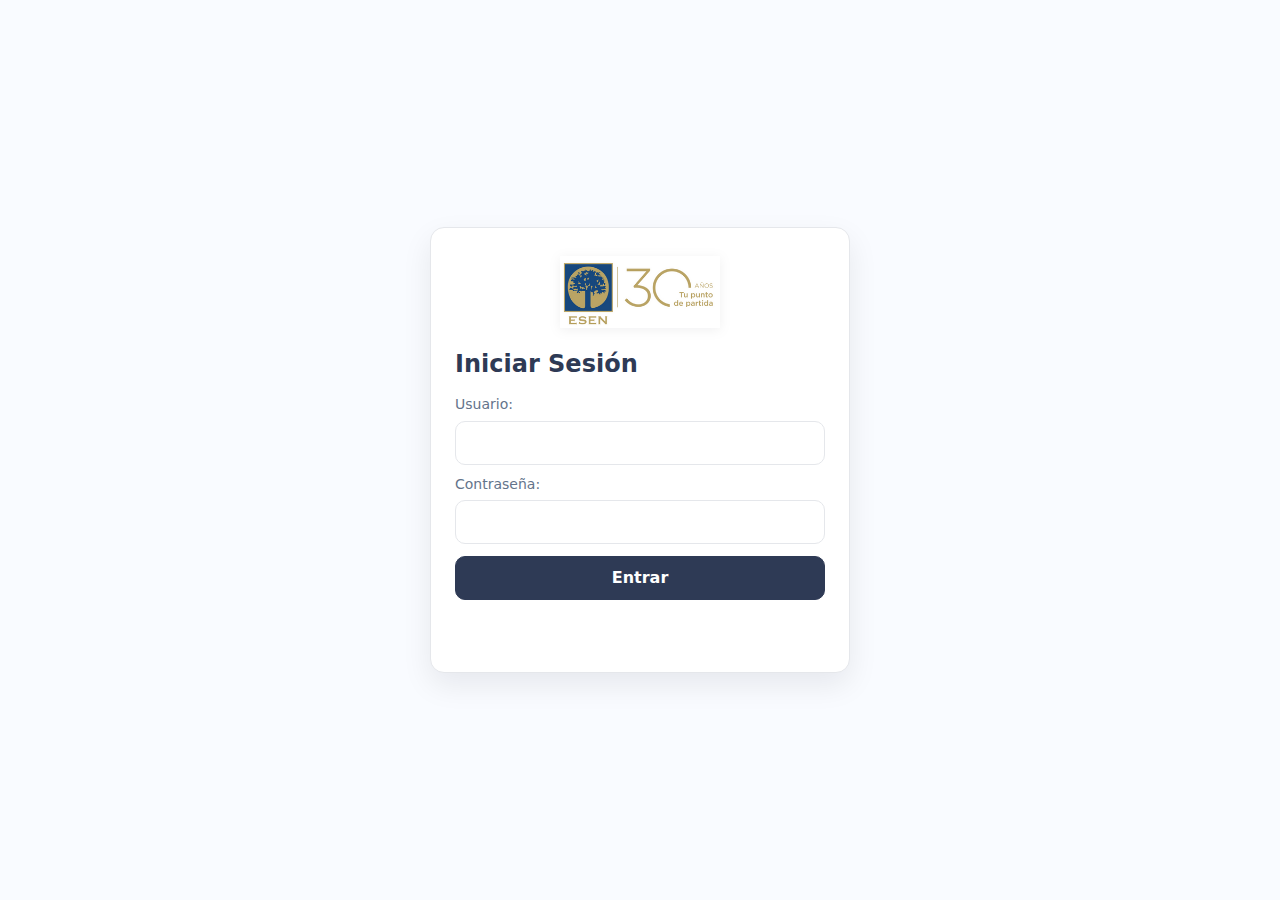
<file: index.html>
<!DOCTYPE html>
<html lang="es">
<head>
  <meta charset="utf-8">
  <title>Redirigiendo…</title>
  <!-- Meta refresh como fallback -->
  <meta http-equiv="refresh" content="0; url=Login.html">
  <meta name="robots" content="noindex">
  <script>
    // Redirección inmediata (más confiable que meta refresh)
    window.location.replace("Login.html");
  </script>
  <style>
    body { font-family: system-ui, Arial, sans-serif; display:flex; align-items:center; justify-content:center; min-height:100vh; margin:0; }
    .msg { text-align:center; color:#2e3a55; }
    .msg a { color:#2e3a55; }
  </style>
</head>
<body>
  <div class="msg">
    <p>Redirigiendo al inicio de sesión…</p>
    <p>Si no avanza automáticamente, <a href="Login.html">haz clic aquí</a>.</p>
  </div>
</body>
</html>
</file>
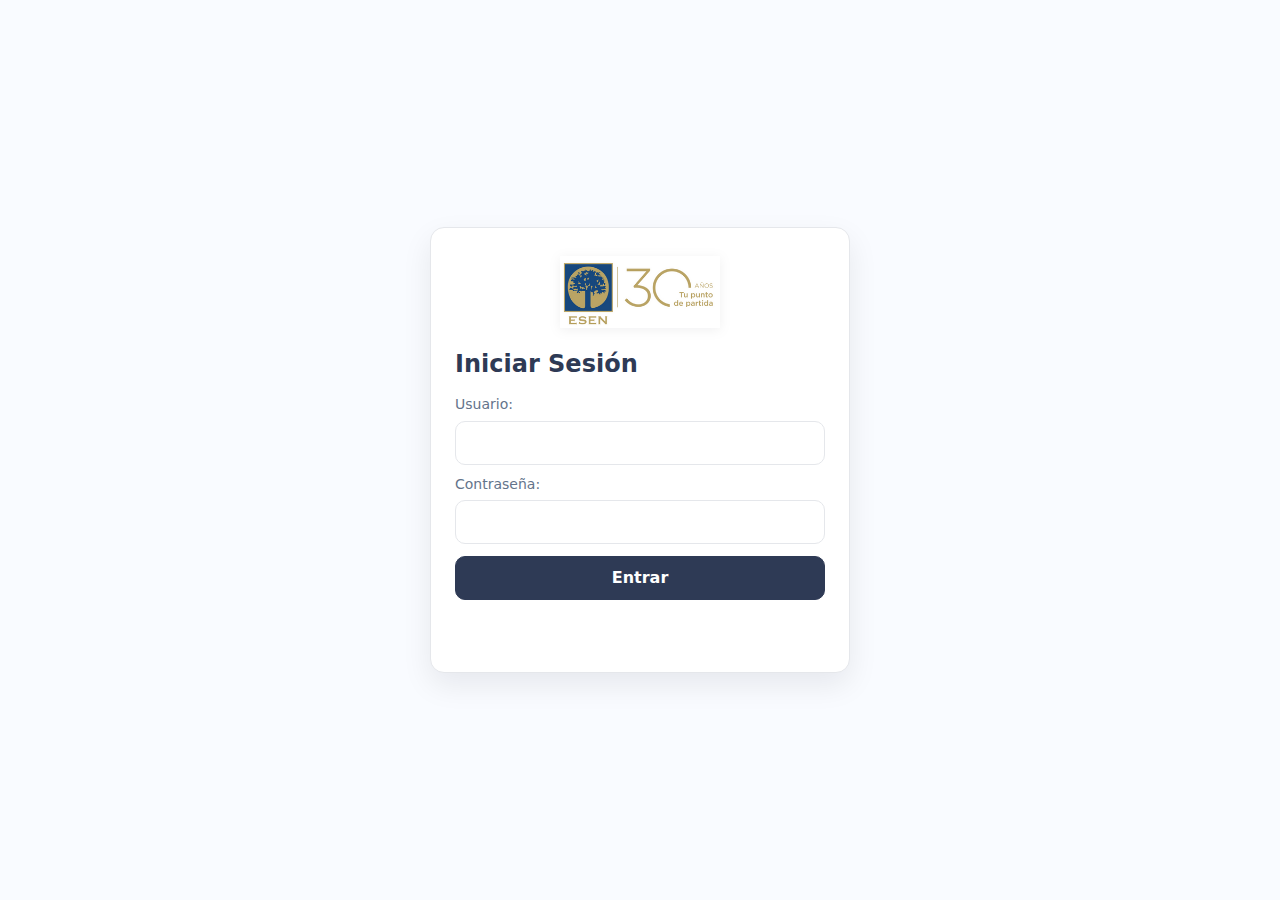
<file: Login.html>
<!DOCTYPE html>
<html lang="es">
<head>
  <meta charset="UTF-8" />
  <meta name="viewport" content="width=device-width, initial-scale=1.0"/>
  <title>Login</title>
  <link rel="stylesheet" href="esen-notas.css">
  <style>
    .login-page{min-height:100svh;display:flex;flex-direction:column;align-items:center;justify-content:center;background:#f9fbff;padding:16px}
    .login-logo{display:block;margin:0 auto 20px auto;max-width:160px;height:auto}
    #login{width:min(420px,92vw);margin:0 auto;padding:28px 24px;border-radius:14px;background:#fff;border:1px solid #e5e7eb;box-shadow:0 12px 30px rgba(2,8,23,.08)}
    #login h2{font-size:24px;margin:0 0 14px;color:#2e3a55}
    #login label{display:block;margin:10px 0 6px;color:#64748b}
    #login input{width:100%;height:44px;padding:10px 12px;border:1px solid #e5e7eb;border-radius:10px}
    #login button{width:100%;height:44px;margin-top:12px;border-radius:10px;font-weight:600;background:#2e3a55;color:#fff;border:1px solid #2e3a55;cursor:pointer}
    #mensaje{color:#c02626;min-height:1.25em;margin-top:8px}
  </style>
</head>
<body class="login-page">
  <div id="login">
    <img src="logo-esen.png" alt="Logo ESEN" class="login-logo">
    <h2>Iniciar Sesión</h2>
    <form onsubmit="return validarLogin(event)">
      <label for="usuario">Usuario:</label>
      <input type="text" id="usuario" required />
      <label for="clave">Contraseña:</label>
      <input type="password" id="clave" required />
      <button type="submit">Entrar</button>
    </form>
    <p id="mensaje"></p>
  </div>

  <script>
    function validarLogin(event) {
      event.preventDefault();
      const usuario = document.getElementById("usuario").value.trim();
      const clave = document.getElementById("clave").value;
      const mensaje = document.getElementById("mensaje");

      if (usuario === "20235076" && clave === "Zepito0211#NicoTheo1") {
       window.location.assign("Notas.html");           // N mayúscula
      } else if (usuario === "20235020" && clave === "20235020") {
       window.location.assign("notas-isaias.html");    // todo minúsculas
      } else {
        mensaje.textContent = "Usuario o contraseña incorrectos.";
        mensaje.style.color = "#c02626"; // Rojo
      }
    }
  </script>
</body>
</html>
</file>
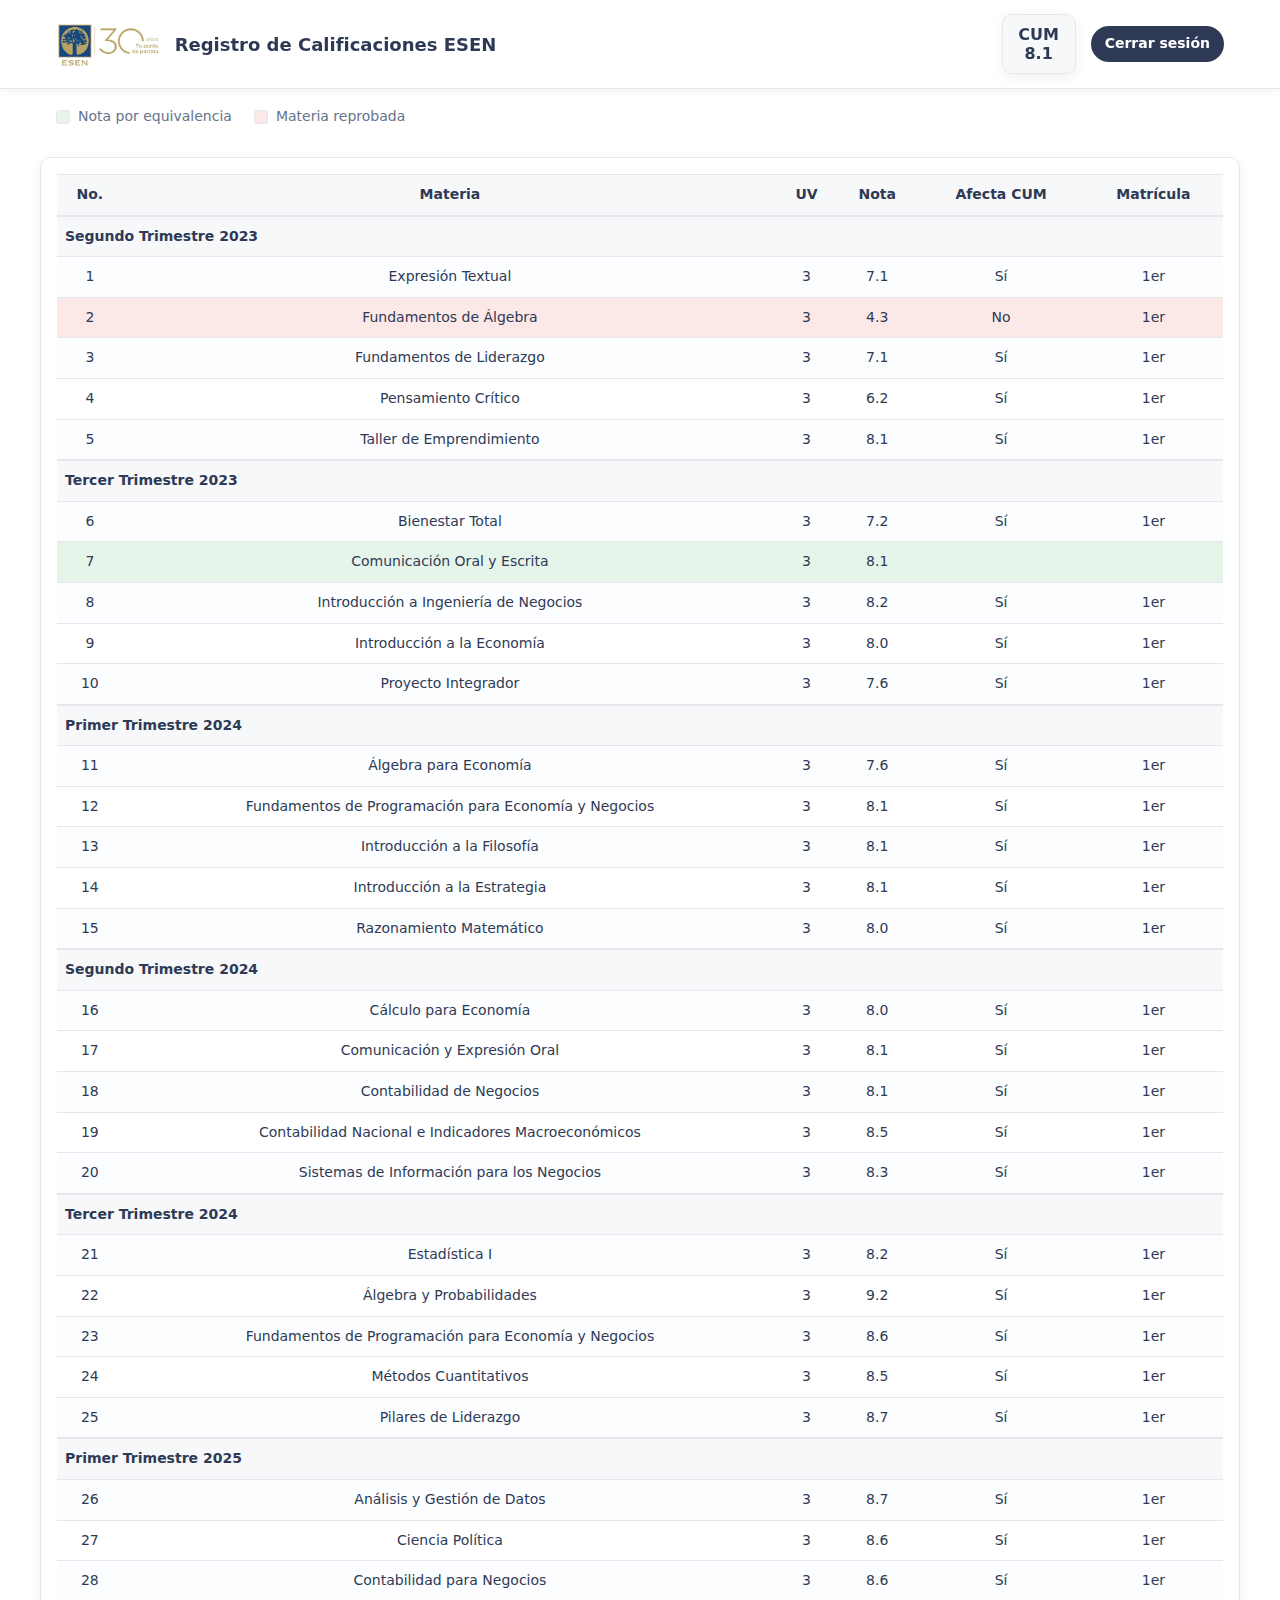
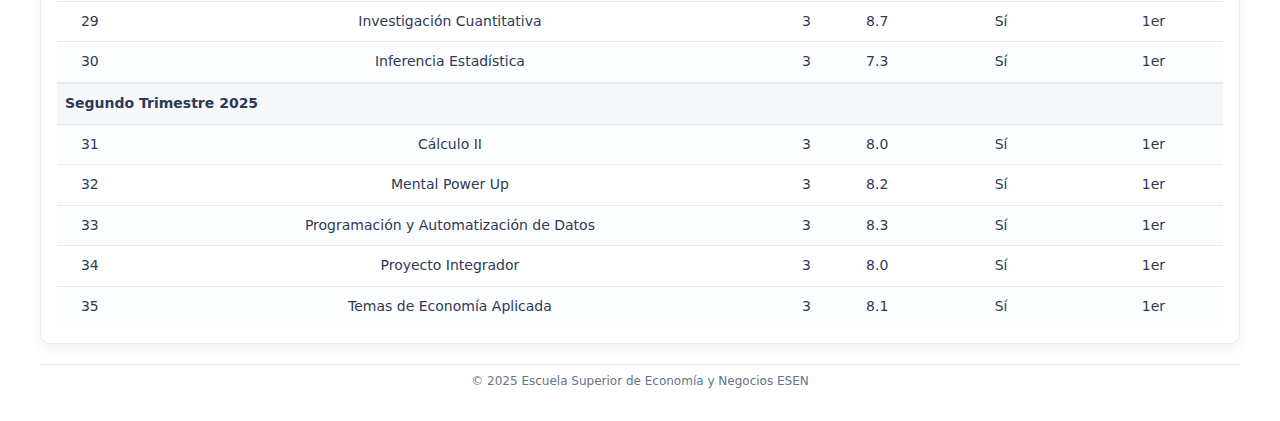
<file: notas-isaias.html>
<!DOCTYPE html>
<html lang="es">
<head>
  <meta charset="UTF-8">
  <meta name="viewport" content="width=device-width, initial-scale=1.0">
  <title>Registro de Calificaciones ESEN - José Isaías Reyes Cifuentes</title>
  <link rel="stylesheet" href="esen-notas.css">
</head>
<body>
  <!-- Header -->
  <header>
    <div class="header-content">
      <!-- Izquierda: logo + título -->
      <div class="header-left">
        <img src="logo-esen.png" alt="Logo ESEN" class="logo">
        <h1 class="header-title">Registro de Calificaciones ESEN</h1>
      </div>

      <!-- Derecha: CUM + cerrar sesión -->
      <div class="header-right">
        <div class="cum-box">
          CUM<br>8.1
        </div>
        <a href="Login.html" class="logout-btn">Cerrar sesión</a>
      </div>
    </div>
  </header>

  <!-- Leyenda -->
  <div class="legend">
    <div><span class="legend-color color-equivalencia"></span> Nota por equivalencia</div>
    <div><span class="legend-color color-reprobada"></span> Materia reprobada</div>
  </div>

  <!-- Contenido -->
  <div class="container">
    <div class="container-inner">
      <div class="table-wrapper">
        <table>
          <thead>
            <tr>
              <th>No.</th>
              <th>Materia</th>
              <th>UV</th>
              <th>Nota</th>
              <th>Afecta CUM</th>
              <th>Matrícula</th>
            </tr>
          </thead>
          <tbody>

            <!-- Segundo Trimestre 2023 -->
            <tr class="trimester-header"><td colspan="6">Segundo Trimestre 2023</td></tr>
            <tr>
              <td>1</td>
              <td>Expresión Textual</td>
              <td>3</td>
              <td>7.1</td>
              <td>Sí</td>
              <td>1er</td>
            </tr>
            <tr>
              <td>2</td>
              <td>Fundamentos de Álgebra</td>
              <td>3</td>
              <td>4.3</td>
              <td>No</td>
              <td>1er</td>
            </tr>
            <tr>
              <td>3</td>
              <td>Fundamentos de Liderazgo</td>
              <td>3</td>
              <td>7.1</td>
              <td>Sí</td>
              <td>1er</td>
            </tr>
            <tr>
              <td>4</td>
              <td>Pensamiento Crítico</td>
              <td>3</td>
              <td>6.2</td>
              <td>Sí</td>
              <td>1er</td>
            </tr>
            <tr>
              <td>5</td>
              <td>Taller de Emprendimiento</td>
              <td>3</td>
              <td>8.1</td>
              <td>Sí</td>
              <td>1er</td>
            </tr>

            <!-- Tercer Trimestre 2023 -->
            <tr class="trimester-header"><td colspan="6">Tercer Trimestre 2023</td></tr>
            <tr>
              <td>6</td>
              <td>Bienestar Total</td>
              <td>3</td>
              <td>7.2</td>
              <td>Sí</td>
              <td>1er</td>
            </tr>
            <tr class="highlight-equivalencia">
              <td>7</td>
              <td>Comunicación Oral y Escrita</td>
              <td>3</td>
              <td>8.1</td>
              <td></td>
              <td></td>
            </tr>
            <tr>
              <td>8</td>
              <td>Introducción a Ingeniería de Negocios</td>
              <td>3</td>
              <td>8.2</td>
              <td>Sí</td>
              <td>1er</td>
            </tr>
            <tr>
              <td>9</td>
              <td>Introducción a la Economía</td>
              <td>3</td>
              <td>8.0</td>
              <td>Sí</td>
              <td>1er</td>
            </tr>
            <tr>
              <td>10</td>
              <td>Proyecto Integrador</td>
              <td>3</td>
              <td>7.6</td>
              <td>Sí</td>
              <td>1er</td>
            </tr>

            <!-- Primer Trimestre 2024 -->
            <tr class="trimester-header"><td colspan="6">Primer Trimestre 2024</td></tr>
            <tr>
              <td>11</td>
              <td>Álgebra para Economía</td>
              <td>3</td>
              <td>7.6</td>
              <td>Sí</td>
              <td>1er</td>
            </tr>
            <tr>
              <td>12</td>
              <td>Fundamentos de Programación para Economía y Negocios</td>
              <td>3</td>
              <td>8.1</td>
              <td>Sí</td>
              <td>1er</td>
            </tr>
            <tr>
              <td>13</td>
              <td>Introducción a la Filosofía</td>
              <td>3</td>
              <td>8.1</td>
              <td>Sí</td>
              <td>1er</td>
            </tr>
            <tr>
              <td>14</td>
              <td>Introducción a la Estrategia</td>
              <td>3</td>
              <td>8.1</td>
              <td>Sí</td>
              <td>1er</td>
            </tr>
            <tr>
              <td>15</td>
              <td>Razonamiento Matemático</td>
              <td>3</td>
              <td>8.0</td>
              <td>Sí</td>
              <td>1er</td>
            </tr>

            <!-- Segundo Trimestre 2024 -->
            <tr class="trimester-header"><td colspan="6">Segundo Trimestre 2024</td></tr>
            <tr>
              <td>16</td>
              <td>Cálculo para Economía</td>
              <td>3</td>
              <td>8.0</td>
              <td>Sí</td>
              <td>1er</td>
            </tr>
            <tr>
              <td>17</td>
              <td>Comunicación y Expresión Oral</td>
              <td>3</td>
              <td>8.1</td>
              <td>Sí</td>
              <td>1er</td>
            </tr>
            <tr>
              <td>18</td>
              <td>Contabilidad de Negocios</td>
              <td>3</td>
              <td>8.1</td>
              <td>Sí</td>
              <td>1er</td>
            </tr>
            <tr>
              <td>19</td>
              <td>Contabilidad Nacional e Indicadores Macroeconómicos</td>
              <td>3</td>
              <td>8.5</td>
              <td>Sí</td>
              <td>1er</td>
            </tr>
            <tr>
              <td>20</td>
              <td>Sistemas de Información para los Negocios</td>
              <td>3</td>
              <td>8.3</td>
              <td>Sí</td>
              <td>1er</td>
            </tr>

            <!-- Tercer Trimestre 2024 -->
            <tr class="trimester-header"><td colspan="6">Tercer Trimestre 2024</td></tr>
            <tr>
              <td>21</td>
              <td>Estadística I</td>
              <td>3</td>
              <td>8.2</td>
              <td>Sí</td>
              <td>1er</td>
            </tr>
            <tr>
              <td>22</td>
              <td>Álgebra y Probabilidades</td>
              <td>3</td>
              <td>9.2</td>
              <td>Sí</td>
              <td>1er</td>
            </tr>
            <tr>
              <td>23</td>
              <td>Fundamentos de Programación para Economía y Negocios</td>
              <td>3</td>
              <td>8.6</td>
              <td>Sí</td>
              <td>1er</td>
            </tr>
            <tr>
              <td>24</td>
              <td>Métodos Cuantitativos</td>
              <td>3</td>
              <td>8.5</td>
              <td>Sí</td>
              <td>1er</td>
            </tr>
            <tr>
              <td>25</td>
              <td>Pilares de Liderazgo</td>
              <td>3</td>
              <td>8.7</td>
              <td>Sí</td>
              <td>1er</td>
            </tr>

            <!-- Primer Trimestre 2025 -->
            <tr class="trimester-header"><td colspan="6">Primer Trimestre 2025</td></tr>
            <tr>
              <td>26</td>
              <td>Análisis y Gestión de Datos</td>
              <td>3</td>
              <td>8.7</td>
              <td>Sí</td>
              <td>1er</td>
            </tr>
            <tr>
              <td>27</td>
              <td>Ciencia Política</td>
              <td>3</td>
              <td>8.6</td>
              <td>Sí</td>
              <td>1er</td>
            </tr>
            <tr>
              <td>28</td>
              <td>Contabilidad para Negocios</td>
              <td>3</td>
              <td>8.6</td>
              <td>Sí</td>
              <td>1er</td>
            </tr>
            <tr>
              <td>29</td>
              <td>Investigación Cuantitativa</td>
              <td>3</td>
              <td>8.7</td>
              <td>Sí</td>
              <td>1er</td>
            </tr>
            <tr>
              <td>30</td>
              <td>Inferencia Estadística</td>
              <td>3</td>
              <td>7.3</td>
              <td>Sí</td>
              <td>1er</td>
            </tr>
                        <!-- Segundo Trimestre 2025 -->
            <tr class="trimester-header"><td colspan="6">Segundo Trimestre 2025</td></tr>
            <tr>
                <td>31</td>
                <td>Cálculo II</td>
                <td>3</td>
                <td>8.0</td>
                <td>Sí</td>
                <td>1er</td>
            </tr>
            <tr>
                <td>32</td>
                <td>Mental Power Up</td>
                <td>3</td>
                <td>8.2</td>
                <td>Sí</td>
                <td>1er</td>
            </tr>
            <tr>
                <td>33</td>
                <td>Programación y Automatización de Datos</td>
                <td>3</td>
                <td>8.3</td>
                <td>Sí</td>
                <td>1er</td>
            </tr>
            <tr>
                <td>34</td>
                <td>Proyecto Integrador</td>
                <td>3</td>
                <td>8.0</td>
                <td>Sí</td>
                <td>1er</td>
            </tr>
            <tr>
                <td>35</td>
                <td>Temas de Economía Aplicada</td>
                <td>3</td>
                <td>8.1</td>
                <td>Sí</td>
                <td>1er</td>
            </tr>
          </tbody>
        </table>
      </div>
    </div>
  </div>

  <footer>© 2025 Escuela Superior de Economía y Negocios ESEN</footer>

  <script>
    document.querySelectorAll('table tbody tr').forEach(tr => {
      const celdas = tr.querySelectorAll('td');
      if (celdas.length >= 4) {
        const nota = parseFloat((celdas[3].textContent || '').trim().replace(',', '.'));
        if (!Number.isNaN(nota) && nota < 6.0) tr.classList.add('highlight-reprobada');
      }
    });
  </script>
</body>
</html>
</file>
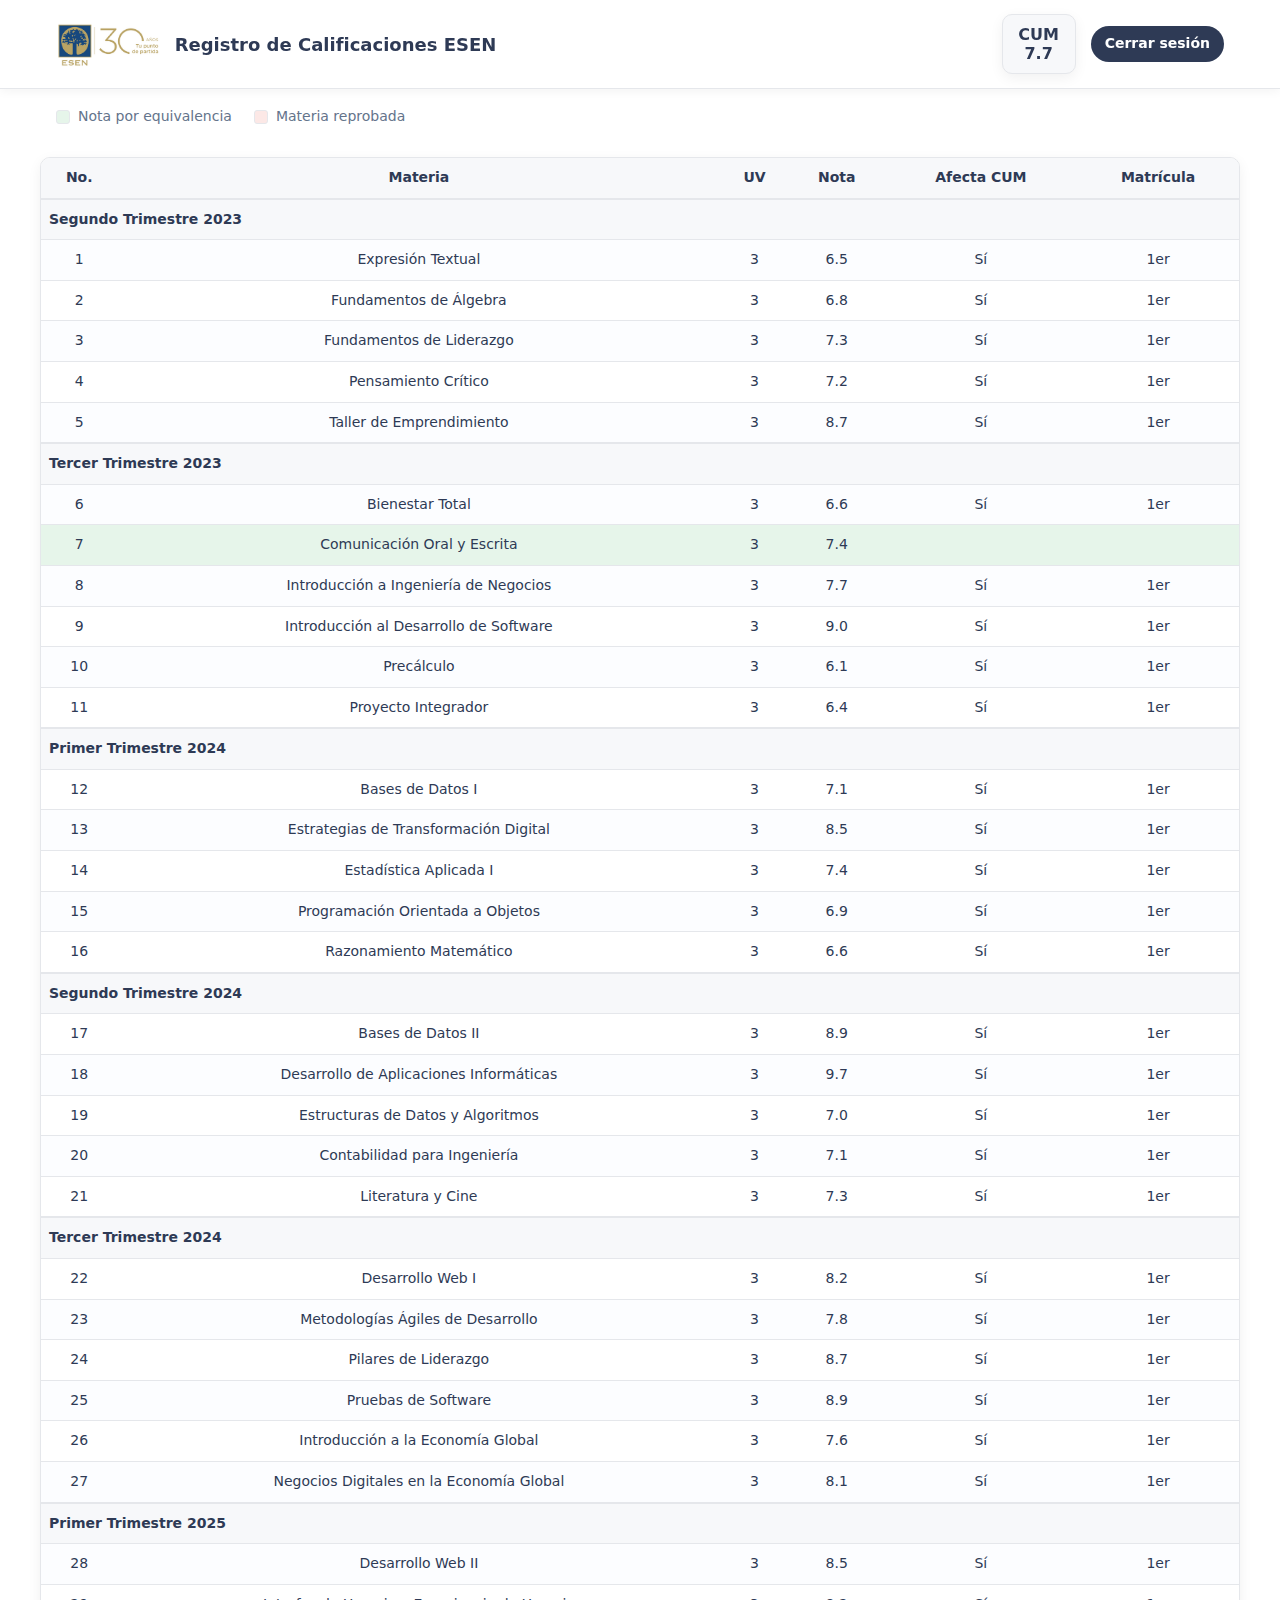
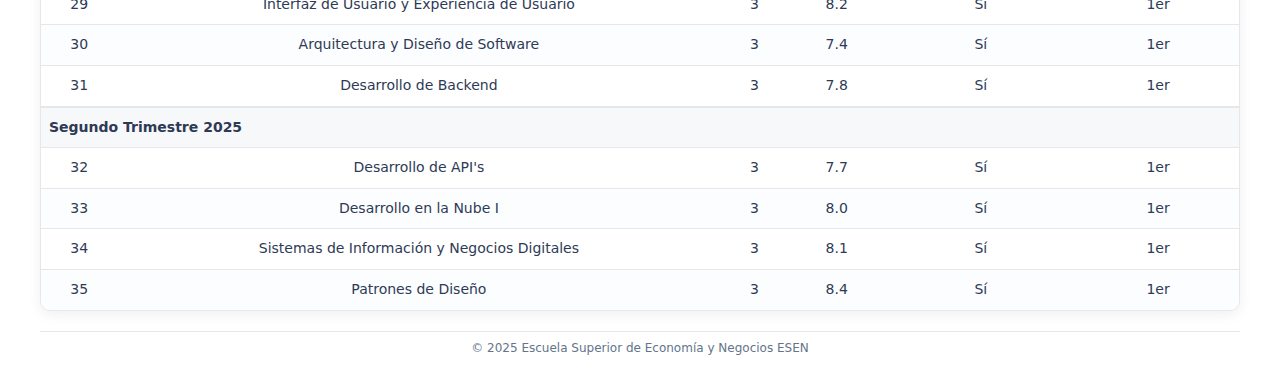
<file: Notas.html>
<!DOCTYPE html>
<html lang="es">
<head>
    <meta charset="UTF-8">
    <meta name="viewport" content="width=device-width, initial-scale=1.0">
    <title>Historial de Calificaciones</title>
   <link rel="stylesheet" href="esen-notas.css">

</head>
<body>
    <header>
<!-- ASÍ DEBE QUEDAR -->
  <div class="header-content">
    <div class="header-left">
      <img src="logo-esen.png" alt="Logo ESEN" class="logo">
      <h1 class="header-title">Registro de Calificaciones ESEN</h1>
    </div>
    <div class="header-right">
      <div class="cum-box">CUM<br>7.7</div>
      <a href="Login.html" class="logout-btn">Cerrar sesión</a>

    </div>
  </div>
    </header>

    <!-- Leyenda justo debajo del encabezado -->
    <div class="legend">
        <div>
            <div class="legend-color color-equivalencia"></div>
            Nota por equivalencia
        </div>
        <div>
            <div class="legend-color color-reprobada"></div>
            Materia reprobada
        </div>
    </div>

    <div class="container">
        <table>
            <thead>
                <tr>
                    <th>No.</th>
                    <th>Materia</th>
                    <th>UV</th>
                    <th>Nota</th>
                    <th>Afecta CUM</th>
                    <th>Matrícula</th>
                </tr>
            </thead>
            <tbody>
                <!-- Segundo Trimestre 2023 -->
                <tr class="trimester-header">
                    <td colspan="6">Segundo Trimestre 2023</td>
                </tr>
                <tr>
                    <td>1</td>
                    <td>Expresión Textual</td>
                    <td>3</td>
                    <td>6.5</td>
                    <td>Sí</td>
                    <td>1er</td>
                </tr>
                <tr>
                    <td>2</td>
                    <td>Fundamentos de Álgebra</td>
                    <td>3</td>
                    <td>6.8</td>
                    <td>Sí</td>
                    <td>1er</td>
                </tr>
                <tr>
                    <td>3</td>
                    <td>Fundamentos de Liderazgo</td>
                    <td>3</td>
                    <td>7.3</td>
                    <td>Sí</td>
                    <td>1er</td>
                </tr>
                <tr>
                    <td>4</td>
                    <td>Pensamiento Crítico</td>
                    <td>3</td>
                    <td>7.2</td>
                    <td>Sí</td>
                    <td>1er</td>
                </tr>
                <tr>
                    <td>5</td>
                    <td>Taller de Emprendimiento</td>
                    <td>3</td>
                    <td>8.7</td>
                    <td>Sí</td>
                    <td>1er</td>
                </tr>
                <!-- Tercer Trimestre 2023 -->
                <tr class="trimester-header">
                    <td colspan="6">Tercer Trimestre 2023</td>
                </tr>
                <tr>
                    <td>6</td>
                    <td>Bienestar Total</td>
                    <td>3</td>
                    <td>6.6</td>
                    <td>Sí</td>
                    <td>1er</td>
                </tr>
                <tr class="highlight-equivalencia">
                    <td>7</td>
                    <td>Comunicación Oral y Escrita</td>
                    <td>3</td>
                    <td>7.4</td>
                    <td></td>
                    <td></td>
                </tr>
                <tr>
                    <td>8</td>
                    <td>Introducción a Ingeniería de Negocios</td>
                    <td>3</td>
                    <td>7.7</td>
                    <td>Sí</td>
                    <td>1er</td>
                </tr>
                <tr>
                    <td>9</td>
                    <td>Introducción al Desarrollo de Software</td>
                    <td>3</td>
                    <td>9.0</td>
                    <td>Sí</td>
                    <td>1er</td>
                </tr>
                <tr>
                    <td>10</td>
                    <td>Precálculo</td>
                    <td>3</td>
                    <td>6.1</td>
                    <td>Sí</td>
                    <td>1er</td>
                </tr>
                <tr>
                    <td>11</td>
                    <td>Proyecto Integrador</td>
                    <td>3</td>
                    <td>6.4</td>
                    <td>Sí</td>
                    <td>1er</td>
                </tr>
                <!-- Primer Trimestre 2024 -->
                <tr class="trimester-header">
                    <td colspan="6">Primer Trimestre 2024</td>
                </tr>
                <tr>
                    <td>12</td>
                    <td>Bases de Datos I</td>
                    <td>3</td>
                    <td>7.1</td>
                    <td>Sí</td>
                    <td>1er</td>
                </tr>
                <tr>
                    <td>13</td>
                    <td>Estrategias de Transformación Digital</td>
                    <td>3</td>
                    <td>8.5</td>
                    <td>Sí</td>
                    <td>1er</td>
                </tr>
                <tr>
                    <td>14</td>
                    <td>Estadística Aplicada I</td>
                    <td>3</td>
                    <td>7.4</td>
                    <td>Sí</td>
                    <td>1er</td>
                </tr>
                <tr>
                    <td>15</td>
                    <td>Programación Orientada a Objetos</td>
                    <td>3</td>
                    <td>6.9</td>
                    <td>Sí</td>
                    <td>1er</td>
                </tr>
                <tr>
                    <td>16</td>
                    <td>Razonamiento Matemático</td>
                    <td>3</td>
                    <td>6.6</td>
                    <td>Sí</td>
                    <td>1er</td>
                </tr>
                <!-- Segundo Trimestre 2024 -->
                <tr class="trimester-header">
                    <td colspan="6">Segundo Trimestre 2024</td>
                </tr>
                <tr>
                    <td>17</td>
                    <td>Bases de Datos II</td>
                    <td>3</td>
                    <td>8.9</td>
                    <td>Sí</td>
                    <td>1er</td>
                </tr>
                <tr>
                    <td>18</td>
                    <td>Desarrollo de Aplicaciones Informáticas</td>
                    <td>3</td>
                    <td>9.7</td>
                    <td>Sí</td>
                    <td>1er</td>
                </tr>
                <tr>
                    <td>19</td>
                    <td>Estructuras de Datos y Algoritmos</td>
                    <td>3</td>
                    <td>7.0</td>
                    <td>Sí</td>
                    <td>1er</td>
                </tr>
                <tr>
                    <td>20</td>
                    <td>Contabilidad para Ingeniería</td>
                    <td>3</td>
                    <td>7.1</td>
                    <td>Sí</td>
                    <td>1er</td>
                </tr>
                <tr>
                    <td>21</td>
                    <td>Literatura y Cine</td>
                    <td>3</td>
                    <td>7.3</td>
                    <td>Sí</td>
                    <td>1er</td>
                </tr>
                <!-- Tercer Trimestre 2024 -->
                <tr class="trimester-header">
                    <td colspan="6">Tercer Trimestre 2024</td>
                </tr>
                <tr>
                    <td>22</td>
                    <td>Desarrollo Web I</td>
                    <td>3</td>
                    <td>8.2</td>
                    <td>Sí</td>
                    <td>1er</td>
                </tr>
                <tr>
                    <td>23</td>
                    <td>Metodologías Ágiles de Desarrollo</td>
                    <td>3</td>
                    <td>7.8</td>
                    <td>Sí</td>
                    <td>1er</td>
                </tr>
                <tr>
                    <td>24</td>
                    <td>Pilares de Liderazgo</td>
                    <td>3</td>
                    <td>8.7</td>
                    <td>Sí</td>
                    <td>1er</td>
                </tr>
                <tr>
                    <td>25</td>
                    <td>Pruebas de Software</td>
                    <td>3</td>
                    <td>8.9</td>
                    <td>Sí</td>
                    <td>1er</td>
                </tr>
                <tr>
                    <td>26</td>
                    <td>Introducción a la Economía Global</td>
                    <td>3</td>
                    <td>7.6</td>
                    <td>Sí</td>
                    <td>1er</td>
                </tr>
                <tr>
                    <td>27</td>
                    <td>Negocios Digitales en la Economía Global</td>
                    <td>3</td>
                    <td>8.1</td>
                    <td>Sí</td>
                    <td>1er</td>
                </tr>
                <!-- Primer Trimestre 2025 -->
                <tr class="trimester-header">
                <td colspan="6">Primer Trimestre 2025</td>
                </tr>
                <tr>
                    <td>28</td>
                    <td>Desarrollo Web II</td>
                    <td>3</td>
                    <td>8.5</td>
                    <td>Sí</td>
                    <td>1er</td>
                </tr>
                <tr>
                    <td>29</td>
                    <td>Interfaz de Usuario y Experiencia de Usuario</td>
                    <td>3</td>
                    <td>8.2</td>
                    <td>Sí</td>
                    <td>1er</td>
                </tr>
                <tr>
                    <td>30</td>
                    <td>Arquitectura y Diseño de Software</td>
                    <td>3</td>
                    <td>7.4
                    </td>
                    <td>Sí</td>
                    <td>1er</td>
                </tr>
                <tr>
                    <td>31</td>
                    <td>Desarrollo de Backend</td>
                    <td>3</td>
                    <td>7.8</td>
                    <td>Sí</td>
                    <td>1er</td>
                </tr>
                <tr class="trimester-header">
                <td colspan="6">Segundo Trimestre 2025</td>
                </tr>
                <tr>
                    <td>32</td>
                    <td>Desarrollo de API's</td>
                    <td>3</td>
                    <td>7.7</td>
                    <td>Sí</td>
                    <td>1er</td>
                </tr>
                <tr>
                    <td>33</td>
                    <td>Desarrollo en la Nube I</td>
                    <td>3</td>
                    <td>8.0</td>
                    <td>Sí</td>
                    <td>1er</td>
                </tr>
                <tr>
                    <td>34</td>
                    <td>Sistemas de Información y Negocios Digitales</td>
                    <td>3</td>
                    <td>8.1</td>
                    <td>Sí</td>
                    <td>1er</td>
                </tr>
                <tr>
                    <td>35</td>
                    <td>Patrones de Diseño</td>
                    <td>3</td>
                    <td>8.4</td>
                    <td>Sí</td>
                    <td>1er</td>
                </tr>
            </tbody>
        </table>
    </div>

    <footer>
        © 2025 Escuela Superior de Economía y Negocios ESEN
    </footer>
    <script>
        const filas = document.querySelectorAll('table tbody tr');

        filas.forEach(fila => {
            const celdas = fila.querySelectorAll('td');
            if (celdas.length >= 4) {
                const nota = parseFloat(celdas[3].textContent.trim());
                if (nota < 6.0) {
                    fila.classList.add('highlight-reprobada');
                }
            }
        });
    </script>
</body>
</html>
</file>
<file: esen-notas.css>
/* =========================================================
   ESEN - Historial de Calificaciones
   Archivo: esen-notas.css
   ========================================================= */

/* ---------- Reset & Variables ---------- */
:root{
  --bg: #ffffff;
  --surface: #ffffff;
  --surface-2: #f7f8fa;
  --text: #2e3a55;
  --muted: #64748b;
  --border: #e5e7eb;
  --brand: #2e3a55;
  --brand-2: #3b82f6;
  --success-bg: #e6f5ea;
  --danger-bg: #fce8e6;
  --focus: #2563eb;
  --shadow: 0 4px 14px rgba(2, 8, 23, .06);
}

*,
*::before,
*::after { box-sizing: border-box; }

html, body {
  padding: 0;
  margin: 0;
  font-family: system-ui, -apple-system, "Segoe UI", Roboto, "Helvetica Neue", Arial, sans-serif;
  color: var(--text);
  background: var(--bg);
  line-height: 1.4;
}

/* ---------- Helpers ---------- */
.container{
  width: min(1200px, 95vw);
  margin: 20px auto;
  background: var(--surface);
  border: 1px solid var(--border);
  border-radius: 10px;
  box-shadow: var(--shadow);
  overflow: hidden;
}
.container-inner{ padding: 16px; }
.hidden{ display: none !important; }

/* ---------- Header ---------- */
header{
  background: var(--surface);
  border-bottom: 1px solid var(--border);
  position: sticky;
  top: 0;
  z-index: 50;
  box-shadow: 0 2px 10px rgba(2, 8, 23, .05);
}
.header-content{
  width: min(1200px, 95vw);
  margin: 0 auto;
  padding: 14px 16px;
  display: grid;
  grid-template-columns: 1fr auto;
  align-items: center;
  gap: 16px;
}
.header-title{
  margin: 0;
  font-size: clamp(16px, 2.2vw, 20px);
  font-weight: 700;
  color: var(--brand);
}
nav{
  display: flex;
  align-items: center;
  gap: 14px;
  flex-wrap: wrap;
  font-size: 14px;
}
nav a{
  color: var(--brand);
  text-decoration: none;
  padding: 6px 10px;
  border-radius: 6px;
  border: 1px solid transparent;
  transition: background-color .15s ease, color .15s ease, border-color .15s ease;
}
nav a:hover{
  background: var(--surface-2);
  border-color: var(--border);
}
nav a:focus{
  outline: 2px solid var(--focus);
  outline-offset: 2px;
}
.cum-box{
  justify-self: end;
  background: var(--surface-2);
  border: 1px solid var(--border);
  border-radius: 10px;
  text-align: center;
  padding: 10px 12px;
  width: 74px;
  font-size: 16px;
  line-height: 1.2;
  font-weight: 800;
  color: var(--brand);
  box-shadow: var(--shadow);
}

/* ---------- Leyenda ---------- */
.legend{
  display: flex;
  align-items: center;
  gap: 22px;
  padding: 10px 16px;
  width: min(1200px, 95vw);
  margin: 8px auto 0 auto;
  color: var(--muted);
  font-size: 14px;
}
.legend div{ display: inline-flex; align-items: center; gap: 8px; }
.legend-color{
  width: 14px; height: 14px;
  border-radius: 3px; border: 1px solid var(--border);
}
.color-equivalencia{ background: var(--success-bg); }
.color-reprobada{ background: var(--danger-bg); }

/* ---------- Tabla ---------- */
.table-wrapper{ overflow-x: auto; border-top: 1px solid var(--border); }
table{
  width: 100%;
  border-collapse: collapse;
  font-size: 14px;
  min-width: 720px;
}
thead th{
  position: sticky;
  top: 0;
  z-index: 5;
  background: var(--surface-2);
  color: var(--brand);
  border-bottom: 1px solid var(--border);
  padding: 10px 8px;
  text-align: center;
  font-weight: 700;
}
tbody td{
  border-top: 1px solid var(--border);
  padding: 10px 8px;
  text-align: center;
  white-space: nowrap;
}
tbody tr:hover td{ background: #fafafa; }
.trimester-header td{
  text-align: left !important;
  font-weight: 800;
  background: var(--surface-2);
  color: var(--brand);
  border-top: 2px solid var(--border);
}
.highlight-equivalencia td{ background: var(--success-bg); }
.highlight-reprobada td{ background: var(--danger-bg); }
tbody tr:not(.trimester-header):nth-child(even) td{
  background: #fcfdff;
}

/* ---------- Footer ---------- */
footer{
  width: min(1200px, 95vw);
  margin: 14px auto 24px auto;
  text-align: center;
  color: var(--muted);
  font-size: 12px;
  padding: 8px 0;
  border-top: 1px solid var(--border);
}

/* ---------- Botones & inputs ---------- */
input[type="text"],
input[type="password"],
button{ font: inherit; }
button{
  background: var(--brand);
  color: #fff;
  border: 1px solid var(--brand);
  border-radius: 8px;
  padding: 10px 14px;
  cursor: pointer;
  transition: filter .15s ease, transform .02s ease;
}
button:hover{ filter: brightness(1.05); }
button:active{ transform: translateY(1px); }

/* ---------- Página Login ---------- */
#login{
  width: min(360px, 92vw);
  margin: 8vh auto;
  background: var(--surface);
  border: 1px solid var(--border);
  border-radius: 12px;
  padding: 22px;
  box-shadow: var(--shadow);
}
#login h2{
  margin: 0 0 10px 0;
  color: var(--brand);
  font-size: 22px;
}
#login label{
  display: block;
  margin: 8px 0 6px 0;
  color: var(--muted);
  font-size: 14px;
}
#login input{
  width: 100%;
  padding: 10px 12px;
  border: 1px solid var(--border);
  border-radius: 8px;
}
#mensaje{ color: #c02626; min-height: 1.25em; margin-top: 8px; }

/* ---------- Responsivo ---------- */
@media (max-width: 720px){
  .header-content{ grid-template-columns: 1fr; gap: 10px; }
  .cum-box{ justify-self: start; }
  nav{ gap: 10px; }
  .container{ margin: 12px auto; border-radius: 8px; }
  .container-inner{ padding: 10px; }
}

/* ---------- Impresión ---------- */
@media print{
  header, nav a[href*="Login.html"], #login { display: none !important; }
  .container, .header-content, .legend, footer{ width: 100%; box-shadow: none; border: 0; }
  table{ font-size: 12px; }
}

/* ====== LOGIN (ajuste sin clase en body) ====== */
#login{
  width: min(420px, 94vw);
  margin: 14vh auto 8vh;         /* lo baja visualmente */
  padding: 28px 24px;
  border-radius: 14px;
  box-shadow: 0 12px 30px rgba(2,8,23,.08);
  border: 1px solid var(--border);
  background: #fff;
}

#login h2{ font-size: 24px; margin: 0 0 14px; }
#login label{ display:block; margin:10px 0 6px; color:var(--muted); }
#login input{
  width:100%; height:44px; padding:10px 12px;
  border:1px solid var(--border); border-radius:10px;
  transition:border-color .15s, box-shadow .15s;
}
#login input:focus{
  outline:none; border-color:var(--focus);
  box-shadow:0 0 0 4px rgba(37,99,235,.12);
}
#login button{
  width:100%; height:44px; margin-top:12px; border-radius:10px; font-weight:600;
}

/* Header mejorado */
.header-content {
  display: flex;
  align-items: center;
  justify-content: space-between;
  width: min(1200px, 95vw);
  margin: 0 auto;
  padding: 14px 16px;
  gap: 20px;
}

.header-left {
  display: flex;
  align-items: center;
  gap: 12px;
}

.logo {
  height: 48px;   /* ajusta tamaño del logo */
  width: auto;
}

.header-title {
  font-size: 18px;
  font-weight: 700;
  color: var(--brand);
  margin: 0;
}

nav {
  display: flex;
  align-items: center;
  gap: 16px;
  font-size: 14px;
}

.header-right {
  display: flex;
  align-items: center;
  gap: 15px;
}

.logout-btn {
  background: var(--brand);
  color: #fff;
  text-decoration: none;
  padding: 8px 14px;
  border-radius: 24px;
  font-size: 14px;
  font-weight: 600;
  transition: background .2s ease;
}

.logout-btn:hover {
  background: #1e293b; /* un poco más oscuro */
}

/* ================== LOGIN RESPONSIVE ================== */

/* Estructura base responsiva */
.login-page{
  /* 100% de alto considerando barras móviles */
  min-height: 100svh;
  padding: 16px;
  padding-bottom: calc(env(safe-area-inset-bottom, 0) + 16px);
  display: flex;
  flex-direction: column;
  align-items: center;
  justify-content: center; /* centrado vertical */
  gap: 14px;
  background: #f9fbff;
}

/* Logo fuera del card */
.login-logo{
  width: min(200px, 60vw);
  height: auto;
  display: block;
  margin: 0 auto;
  filter: drop-shadow(0 2px 6px rgba(2,8,23,.06));
}

/* Card del login */
#login{
  width: min(420px, 92vw);
  margin: 0 auto;
  padding: clamp(18px, 2.2vw + 12px, 28px);
  border-radius: 14px;
  background: #fff;
  border: 1px solid var(--border);
  box-shadow: 0 12px 30px rgba(2,8,23,.08);
}

/* Tipografía e inputs fluidos */
#login h2{
  font-size: clamp(20px, 2.6vw, 24px);
  margin: 0 0 12px;
}
#login label{
  display: block;
  margin: 10px 0 6px;
  color: var(--muted);
  font-size: clamp(13px, 1.6vw, 14px);
}
#login input{
  width: 100%;
  height: clamp(42px, 5.5vw, 46px);
  padding: 10px 12px;
  border: 1px solid var(--border);
  border-radius: 10px;
  transition: border-color .15s, box-shadow .15s;
  background: #fff;
}
#login input:focus{
  outline: none;
  border-color: var(--focus);
  box-shadow: 0 0 0 4px rgba(37,99,235,.12);
}
#login button{
  width: 100%;
  height: clamp(42px, 5.5vw, 46px);
  margin-top: 12px;
  border-radius: 10px;
  font-weight: 600;
}

/* ====== Breakpoints ====== */
@media (max-width: 600px){
  .login-logo{
    width: min(150px, 46vw);
    margin-bottom: 4px;
  }
  #login{
    width: 100%;
    max-width: 480px;
    border-radius: 12px;
    box-shadow: 0 8px 22px rgba(2,8,23,.06);
  }
}

@media (min-width: 1024px){
  .login-page{
    gap: 18px;
  }
  .login-logo{
    width: 220px;
  }
  #login{
    width: 420px; /* tamaño cómodo en desktop grande */
  }
}

/* Accesibilidad: menos animaciones si el usuario lo prefiere */
@media (prefers-reduced-motion: reduce){
  * { transition: none !important; }
}
</file>
